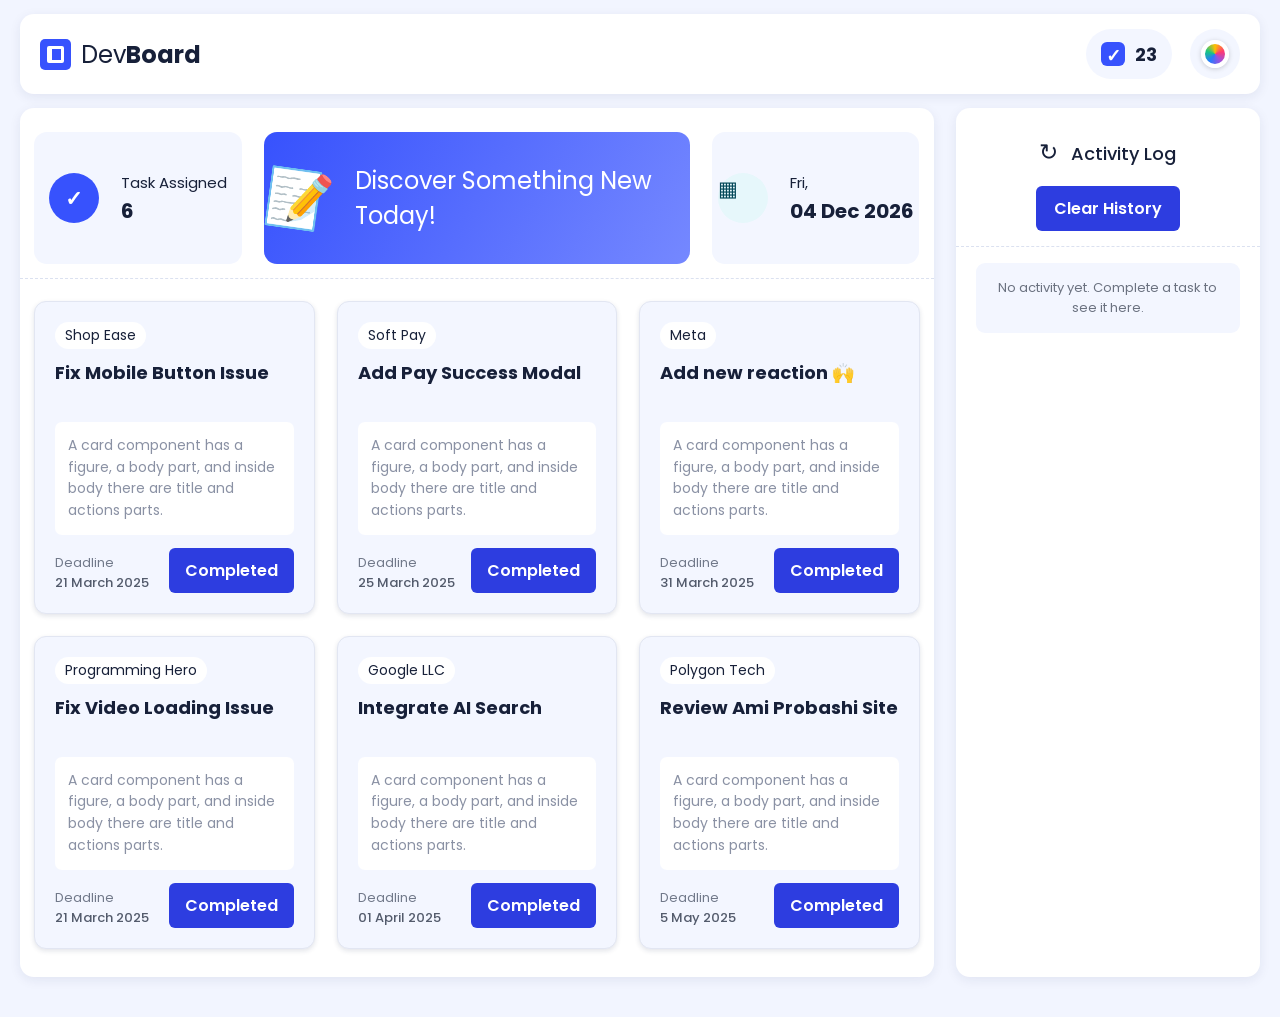
<file: index.html>
<!DOCTYPE html>
<html lang="en">
<head>
  <meta charset="UTF-8">
  <meta name="viewport" content="width=device-width, initial-scale=1.0">
  <meta name="description" content="DevBoard task management dashboard">
  <title>DevBoard</title>
  <link rel="preconnect" href="https://fonts.googleapis.com">
  <link rel="preconnect" href="https://fonts.gstatic.com" crossorigin>
  <link href="https://fonts.googleapis.com/css2?family=Poppins:wght@400;500;600;700&display=swap" rel="stylesheet">
  <link rel="stylesheet" href="styles.css">
</head>
<body>
  <header class="topbar container">
    <a class="brand" href="index.html" aria-label="DevBoard home">
      <span class="brand-mark"><span></span></span>
      <span>Dev<span class="brand-strong">Board</span></span>
    </a>

    <div class="topbar-actions">
      <div class="completed-total" aria-label="Completed tasks">
        <span class="check-icon">✓</span>
        <strong id="completed-count">23</strong>
      </div>
      <button id="theme-button" class="theme-button" type="button" aria-label="Change background colour">
        <span class="colour-wheel"></span>
      </button>
    </div>
  </header>

  <main class="dashboard container">
    <section class="board" aria-label="Task board">
      <div class="summary-grid">
        <article class="summary-card assigned-card">
          <span class="summary-icon check-icon">✓</span>
          <div>
            <p>Task Assigned</p>
            <strong id="assigned-count">6</strong>
          </div>
        </article>

        <a class="discover-card" href="blog.html">
          <span class="discover-emoji">📝</span>
          <span>Discover Something<br class="mobile-break"> New Today!</span>
        </a>

        <article class="summary-card date-card">
          <span class="summary-icon calendar-icon" aria-hidden="true">▦</span>
          <div>
            <p id="weekday">Tue,</p>
            <strong id="full-date">Feb 25 2025</strong>
          </div>
        </article>
      </div>

      <div class="divider"></div>

      <section class="task-grid" aria-label="Assigned tasks">
        <article class="task-card">
          <span class="company">Shop Ease</span>
          <h2>Fix Mobile Button Issue</h2>
          <p class="description">A card component has a figure, a body part, and inside body there are title and actions parts.</p>
          <div class="task-footer">
            <p><span>Deadline</span><strong>21 March 2025</strong></p>
            <button class="complete-button" type="button">Completed</button>
          </div>
        </article>

        <article class="task-card">
          <span class="company">Soft Pay</span>
          <h2>Add Pay Success Modal</h2>
          <p class="description">A card component has a figure, a body part, and inside body there are title and actions parts.</p>
          <div class="task-footer">
            <p><span>Deadline</span><strong>25 March 2025</strong></p>
            <button class="complete-button" type="button">Completed</button>
          </div>
        </article>

        <article class="task-card">
          <span class="company">Meta</span>
          <h2>Add new reaction 🙌</h2>
          <p class="description">A card component has a figure, a body part, and inside body there are title and actions parts.</p>
          <div class="task-footer">
            <p><span>Deadline</span><strong>31 March 2025</strong></p>
            <button class="complete-button" type="button">Completed</button>
          </div>
        </article>

        <article class="task-card">
          <span class="company">Programming Hero</span>
          <h2>Fix Video Loading Issue</h2>
          <p class="description">A card component has a figure, a body part, and inside body there are title and actions parts.</p>
          <div class="task-footer">
            <p><span>Deadline</span><strong>21 March 2025</strong></p>
            <button class="complete-button" type="button">Completed</button>
          </div>
        </article>

        <article class="task-card">
          <span class="company">Google LLC</span>
          <h2>Integrate AI Search</h2>
          <p class="description">A card component has a figure, a body part, and inside body there are title and actions parts.</p>
          <div class="task-footer">
            <p><span>Deadline</span><strong>01 April 2025</strong></p>
            <button class="complete-button" type="button">Completed</button>
          </div>
        </article>

        <article class="task-card">
          <span class="company">Polygon Tech</span>
          <h2>Review Ami Probashi Site</h2>
          <p class="description">A card component has a figure, a body part, and inside body there are title and actions parts.</p>
          <div class="task-footer">
            <p><span>Deadline</span><strong>5 May 2025</strong></p>
            <button class="complete-button" type="button">Completed</button>
          </div>
        </article>
      </section>
    </section>

    <aside class="activity-panel" aria-label="Activity log">
      <div class="activity-header">
        <h2><span aria-hidden="true">↻</span> Activity Log</h2>
        <button id="clear-history" type="button">Clear History</button>
      </div>
      <div class="divider"></div>
      <div id="activity-list" aria-live="polite">
        <p class="empty-message">No activity yet. Complete a task to see it here.</p>
      </div>
    </aside>
  </main>

  <div id="toast" class="toast" role="status" aria-live="polite">Board updated successfully</div>
  <script src="script.js"></script>
</body>
</html>
</file>
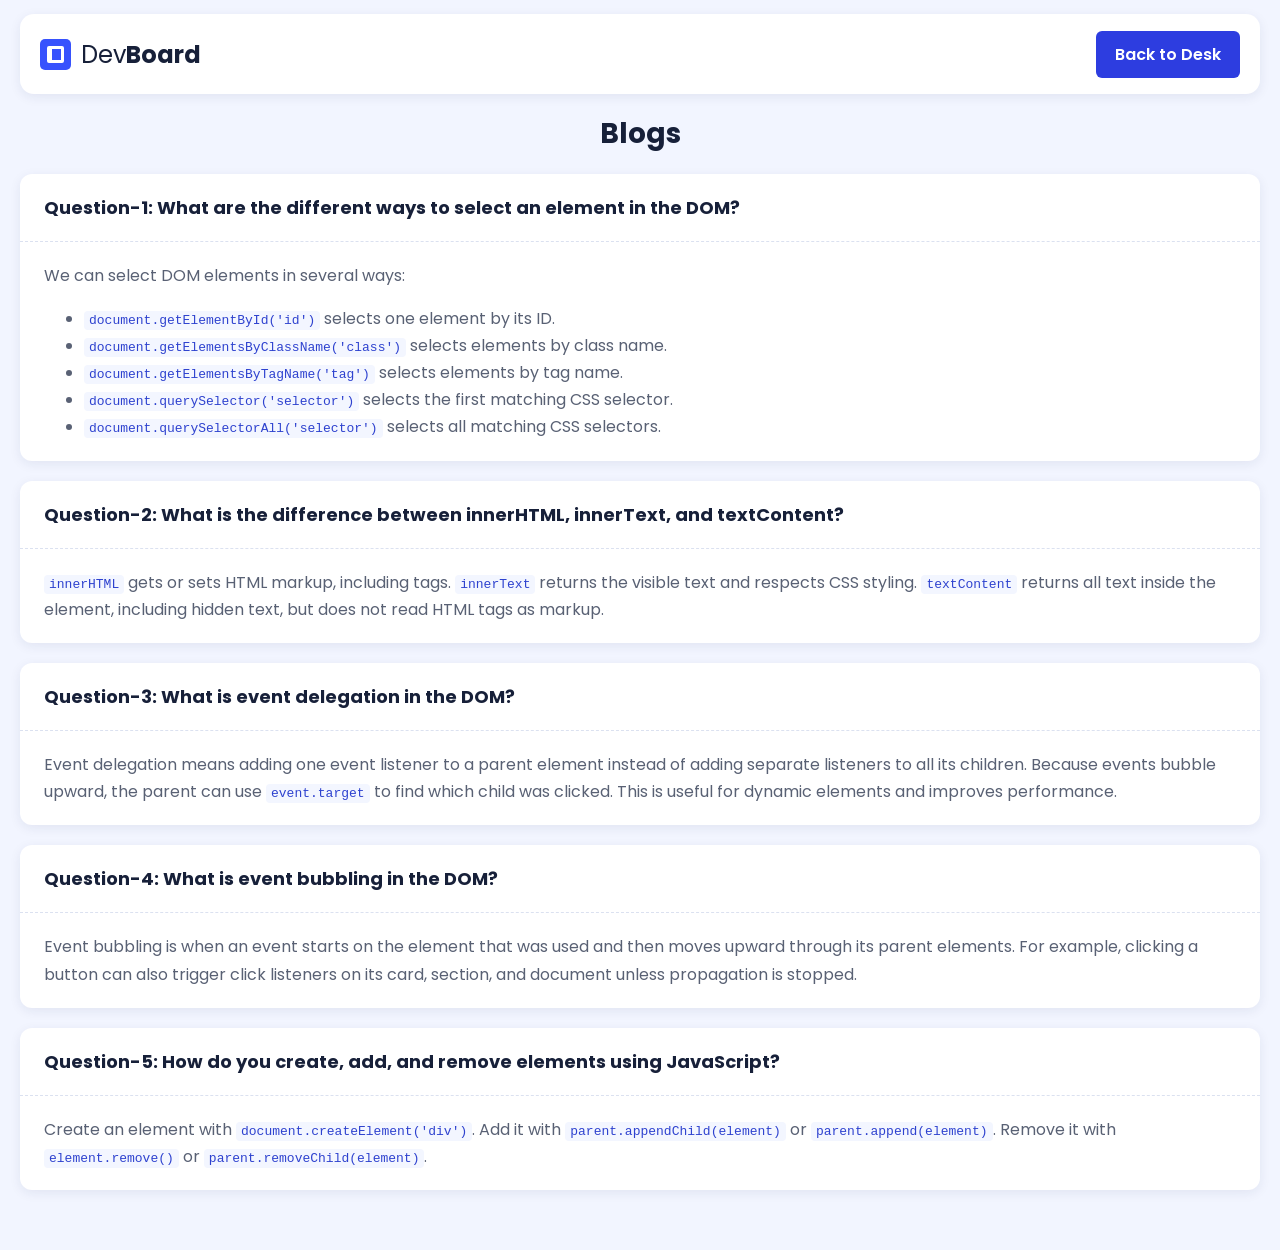
<file: blog.html>
<!DOCTYPE html>
<html lang="en">
<head>
  <meta charset="UTF-8">
  <meta name="viewport" content="width=device-width, initial-scale=1.0">
  <meta name="description" content="DevBoard JavaScript DOM questions and answers">
  <title>DevBoard Blog</title>
  <link rel="preconnect" href="https://fonts.googleapis.com">
  <link rel="preconnect" href="https://fonts.gstatic.com" crossorigin>
  <link href="https://fonts.googleapis.com/css2?family=Poppins:wght@400;500;600;700&display=swap" rel="stylesheet">
  <link rel="stylesheet" href="styles.css">
</head>
<body>
  <header class="topbar container">
    <a class="brand" href="index.html" aria-label="DevBoard home">
      <span class="brand-mark"><span></span></span>
      <span>Dev<span class="brand-strong">Board</span></span>
    </a>
    <a class="back-button" href="index.html">Back to Desk</a>
  </header>

  <main class="blog container">
    <h1>Blogs</h1>

    <article class="question-card">
      <h2>Question-1: What are the different ways to select an element in the DOM?</h2>
      <div class="answer">
        <p>We can select DOM elements in several ways:</p>
        <ul>
          <li><code>document.getElementById('id')</code> selects one element by its ID.</li>
          <li><code>document.getElementsByClassName('class')</code> selects elements by class name.</li>
          <li><code>document.getElementsByTagName('tag')</code> selects elements by tag name.</li>
          <li><code>document.querySelector('selector')</code> selects the first matching CSS selector.</li>
          <li><code>document.querySelectorAll('selector')</code> selects all matching CSS selectors.</li>
        </ul>
      </div>
    </article>

    <article class="question-card">
      <h2>Question-2: What is the difference between innerHTML, innerText, and textContent?</h2>
      <div class="answer">
        <p><code>innerHTML</code> gets or sets HTML markup, including tags. <code>innerText</code> returns the visible text and respects CSS styling. <code>textContent</code> returns all text inside the element, including hidden text, but does not read HTML tags as markup.</p>
      </div>
    </article>

    <article class="question-card">
      <h2>Question-3: What is event delegation in the DOM?</h2>
      <div class="answer">
        <p>Event delegation means adding one event listener to a parent element instead of adding separate listeners to all its children. Because events bubble upward, the parent can use <code>event.target</code> to find which child was clicked. This is useful for dynamic elements and improves performance.</p>
      </div>
    </article>

    <article class="question-card">
      <h2>Question-4: What is event bubbling in the DOM?</h2>
      <div class="answer">
        <p>Event bubbling is when an event starts on the element that was used and then moves upward through its parent elements. For example, clicking a button can also trigger click listeners on its card, section, and document unless propagation is stopped.</p>
      </div>
    </article>

    <article class="question-card">
      <h2>Question-5: How do you create, add, and remove elements using JavaScript?</h2>
      <div class="answer">
        <p>Create an element with <code>document.createElement('div')</code>. Add it with <code>parent.appendChild(element)</code> or <code>parent.append(element)</code>. Remove it with <code>element.remove()</code> or <code>parent.removeChild(element)</code>.</p>
      </div>
    </article>
  </main>
</body>
</html>
</file>
<file: styles.css>
:root {
  --primary: #3752fd;
  --primary-dark: #2d3de0;
  --page: #f2f5ff;
  --surface: #ffffff;
  --soft: #f3f6ff;
  --text: #172039;
  --muted: #6b7280;
  --line: #dbe1f0;
  --shadow: 0 3px 12px rgba(20, 34, 85, 0.08);
}

* { box-sizing: border-box; }

body {
  margin: 0;
  min-height: 100vh;
  background: var(--page);
  color: var(--text);
  font-family: "Poppins", sans-serif;
  transition: background-color 0.35s ease;
}

button, a { font: inherit; }
button { cursor: pointer; }
a { color: inherit; text-decoration: none; }

.container {
  width: min(1420px, calc(100% - 40px));
  margin-inline: auto;
}

.topbar {
  min-height: 80px;
  margin-top: 14px;
  padding: 14px 20px;
  display: flex;
  align-items: center;
  justify-content: space-between;
  background: var(--surface);
  border-radius: 14px;
  box-shadow: var(--shadow);
}

.brand {
  display: inline-flex;
  align-items: center;
  gap: 10px;
  font-size: 24px;
}

.brand-strong { font-weight: 700; }

.brand-mark {
  width: 31px;
  height: 31px;
  display: grid;
  place-items: center;
  border-radius: 5px;
  background: var(--primary);
}

.brand-mark span {
  width: 17px;
  height: 17px;
  border: 3px solid white;
  border-left-width: 5px;
  border-radius: 2px;
}

.topbar-actions { display: flex; gap: 18px; align-items: center; }

.completed-total {
  min-width: 79px;
  height: 50px;
  padding: 8px 15px;
  display: flex;
  align-items: center;
  justify-content: center;
  gap: 10px;
  border-radius: 28px;
  background: var(--soft);
  font-size: 18px;
}

.check-icon {
  display: inline-grid;
  place-items: center;
  width: 24px;
  height: 24px;
  border-radius: 6px;
  background: var(--primary);
  color: white;
  font-weight: 700;
}

.theme-button {
  width: 50px;
  height: 50px;
  border: 0;
  border-radius: 50%;
  background: var(--soft);
}

.colour-wheel {
  display: block;
  width: 28px;
  height: 28px;
  margin: auto;
  border: 4px solid white;
  border-radius: 50%;
  background: conic-gradient(#ffbf00, #ff3974, #9b51e0, #287bff, #18c584, #ffbf00);
  box-shadow: 0 1px 5px rgba(0,0,0,.18);
}

.dashboard {
  display: grid;
  grid-template-columns: minmax(0, 3fr) minmax(290px, 1fr);
  gap: 22px;
  margin-top: 14px;
  margin-bottom: 40px;
}

.board, .activity-panel {
  background: var(--surface);
  border-radius: 14px;
  box-shadow: var(--shadow);
}

.board { padding: 24px 14px 28px; }

.summary-grid {
  display: grid;
  grid-template-columns: 1fr 2.05fr 1fr;
  gap: 22px;
}

.summary-card, .discover-card {
  min-height: 132px;
  border-radius: 13px;
  display: flex;
  align-items: center;
  justify-content: center;
}

.summary-card { gap: 22px; background: var(--soft); }
.summary-card p { margin: 0 0 2px; font-size: 15px; }
.summary-card strong { font-size: 20px; }

.summary-icon {
  width: 50px;
  height: 50px;
  border-radius: 50%;
  font-size: 21px;
}

.calendar-icon { background: #e6f7fb; color: #034859; }

.discover-card {
  gap: 22px;
  background: linear-gradient(120deg, #3752fd 0%, #7588ff 100%);
  color: white;
  font-size: clamp(18px, 2vw, 24px);
  transition: transform .2s ease, box-shadow .2s ease;
}

.discover-card:hover { transform: translateY(-2px); box-shadow: 0 10px 25px rgba(55,82,253,.24); }
.discover-emoji { font-size: 55px; transform: rotate(8deg); }
.mobile-break { display: none; }

.divider {
  height: 1px;
  margin: 14px -14px 22px;
  border-top: 1px dashed var(--line);
}

.task-grid {
  display: grid;
  grid-template-columns: repeat(3, minmax(0, 1fr));
  gap: 22px;
}

.task-card {
  min-width: 0;
  padding: 20px;
  background: var(--soft);
  border: 1px solid #e2e6f2;
  border-radius: 12px;
  box-shadow: 0 2px 5px rgba(19, 31, 71, 0.12);
  transition: transform .2s ease, opacity .25s ease;
}

.task-card:hover { transform: translateY(-3px); }
.task-card.done { opacity: .66; }

.company {
  display: inline-block;
  padding: 3px 10px;
  background: white;
  border-radius: 15px;
  font-size: 14px;
}

.task-card h2 {
  margin: 11px 0 10px;
  min-height: 52px;
  font-size: 18px;
  line-height: 1.4;
}

.description {
  min-height: 88px;
  margin: 0;
  padding: 13px;
  background: white;
  color: #8a91a4;
  border-radius: 7px;
  font-size: 14px;
  line-height: 1.55;
}

.task-footer {
  display: flex;
  align-items: end;
  justify-content: space-between;
  gap: 10px;
  margin-top: 13px;
}

.task-footer p { margin: 0; color: #71798a; font-size: 13px; }
.task-footer span, .task-footer strong { display: block; }
.task-footer strong { color: #535b6c; font-weight: 500; }

.complete-button, #clear-history, .back-button {
  border: 0;
  border-radius: 6px;
  background: var(--primary-dark);
  color: white;
  font-weight: 600;
  transition: background .2s ease, transform .2s ease;
}

.complete-button { padding: 10px 16px; white-space: nowrap; }
.complete-button:hover, #clear-history:hover, .back-button:hover { background: var(--primary); transform: translateY(-1px); }
.complete-button:disabled { cursor: not-allowed; background: #9aa3c5; transform: none; }

.activity-panel { min-height: 650px; }
.activity-header { padding: 27px 20px 0; text-align: center; }
.activity-header h2 { margin: 0 0 17px; font-size: 18px; font-weight: 500; }
.activity-header h2 span { margin-right: 8px; font-size: 23px; }
#clear-history { padding: 10px 18px; }
.activity-panel .divider { margin: 15px 0 16px; }
#activity-list { padding: 0 20px 22px; }

.activity-item, .empty-message {
  margin: 0 0 12px;
  padding: 15px;
  background: var(--soft);
  border-radius: 9px;
  font-size: 13px;
  line-height: 1.55;
}
.empty-message { color: var(--muted); text-align: center; }

.toast {
  position: fixed;
  right: 22px;
  bottom: 22px;
  padding: 13px 18px;
  background: #10213b;
  color: white;
  border-radius: 8px;
  opacity: 0;
  transform: translateY(20px);
  pointer-events: none;
  transition: .25s ease;
}
.toast.show { opacity: 1; transform: translateY(0); }

.back-button { padding: 11px 19px; }
.blog { padding-bottom: 40px; }
.blog > h1 { text-align: center; font-size: 28px; }
.question-card { margin-bottom: 20px; background: white; border-radius: 12px; box-shadow: var(--shadow); overflow: hidden; }
.question-card h2 { margin: 0; padding: 20px 24px; border-bottom: 1px dashed var(--line); font-size: 18px; }
.answer { padding: 20px 24px; color: #596174; line-height: 1.7; }
.answer p { margin: 0; }
.answer ul { margin-bottom: 0; }
code { padding: 2px 5px; background: var(--soft); border-radius: 4px; color: #2e42cf; }

@media (max-width: 1100px) {
  .dashboard { grid-template-columns: 1fr; }
  .activity-panel { min-height: 260px; }
}

@media (max-width: 840px) {
  .summary-grid { grid-template-columns: 1fr 1fr; }
  .discover-card { grid-column: 1 / -1; grid-row: 1; }
  .task-grid { grid-template-columns: repeat(2, 1fr); }
}

@media (max-width: 600px) {
  .container { width: min(100% - 24px, 1420px); }
  .topbar { min-height: 68px; padding: 10px 14px; }
  .brand { font-size: 20px; }
  .brand-mark { width: 27px; height: 27px; }
  .completed-total { min-width: 68px; height: 44px; }
  .theme-button { width: 44px; height: 44px; }
  .topbar-actions { gap: 8px; }
  .dashboard { gap: 14px; }
  .board { padding: 14px 10px 20px; }
  .summary-grid { gap: 10px; }
  .summary-card, .discover-card { min-height: 104px; }
  .summary-card { gap: 10px; padding: 10px; justify-content: flex-start; }
  .summary-icon { width: 42px; height: 42px; flex: 0 0 auto; }
  .discover-card { padding: 15px; font-size: 18px; }
  .discover-emoji { font-size: 43px; }
  .task-grid { grid-template-columns: 1fr; gap: 14px; }
  .task-card h2, .description { min-height: auto; }
  .divider { margin-inline: -10px; }
  .activity-panel .divider { margin-inline: 0; }
  .back-button { padding: 9px 12px; font-size: 13px; }
  .question-card h2, .answer { padding: 17px; }
}

@media (max-width: 390px) {
  .topbar .brand > span:last-child { display: none; }
  .task-footer { align-items: stretch; flex-direction: column; }
  .complete-button { width: 100%; }
}
</file>
